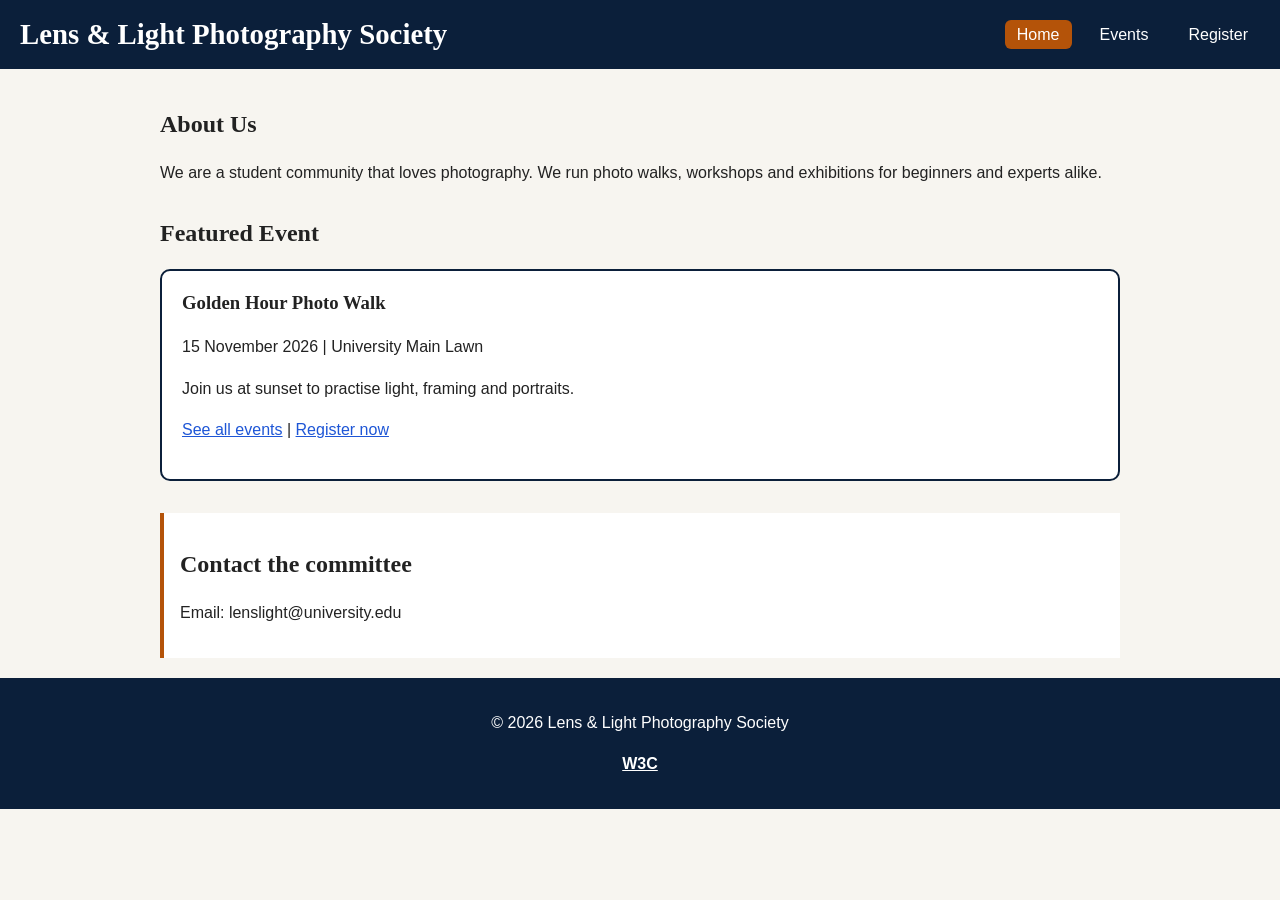
<file: index.html>
<!doctype html>
<html lang="en">
  <head>
    <meta charset="UTF-8" />
    <meta name="viewport" content="width=device-width, initial-scale=1.0" />
    <title>Lens & Light Photography Society | Home</title>
    <link rel="stylesheet" href="css/style.css" />
  </head>
  <body>
    <!-- Site header and navigation -->
    <header>
      <h1>Lens & Light Photography Society</h1>
      <nav>
        <ul>
          <li><a href="index.html" class="active">Home</a></li>
          <li><a href="events.html">Events</a></li>
          <li><a href="register.html">Register</a></li>
        </ul>
      </nav>
    </header>

    <!-- Main content -->
    <main>
      <!-- About the club -->
      <section>
        <h2>About Us</h2>
        <p>
          We are a student community that loves photography. We run photo walks,
          workshops and exhibitions for beginners and experts alike.
        </p>
      </section>

      <!-- Featured event -->
      <section>
        <h2>Featured Event</h2>
        <article class="event-card">
          <h3>Golden Hour Photo Walk</h3>
          <p>
            <time datetime="2026-11-15">15 November 2026</time> | University
            Main Lawn
          </p>
          <p>Join us at sunset to practise light, framing and portraits.</p>
          <p>
            <a href="events.html">See all events</a> |
            <a href="register.html">Register now</a>
          </p>
        </article>
      </section>

      <!-- Contact box -->
      <aside>
        <h2>Contact the committee</h2>
        <p>Email: lenslight@university.edu</p>
      </aside>
    </main>

    <!-- Footer -->
    <footer>
      <p>&copy; 2026 Lens & Light Photography Society</p>
      <p>
        <a href="https://www.w3.org" target="_blank" rel="noopener noreferrer"
          >W3C</a
        >
      </p>
    </footer>
  </body>
</html>
</file>
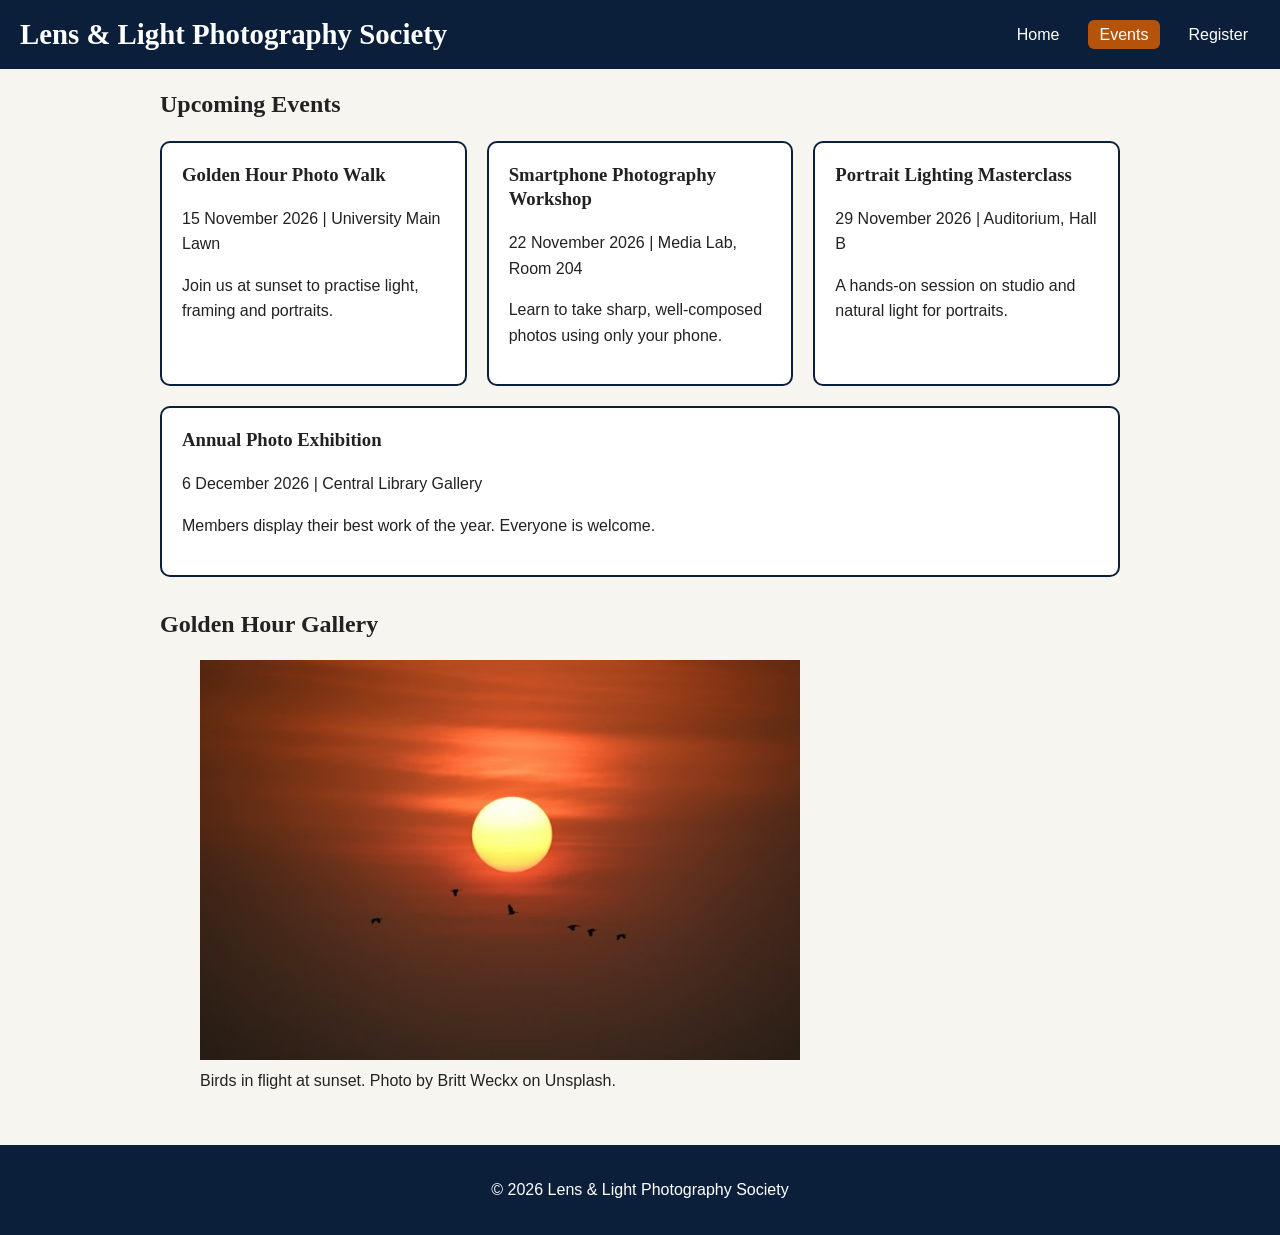
<file: events.html>
<!doctype html>
<html lang="en">
  <head>
    <meta charset="UTF-8" />
    <meta name="viewport" content="width=device-width, initial-scale=1.0" />
    <title>Lens & Light Photography Society | Events</title>
    <link rel="stylesheet" href="css/style.css" />
  </head>
  <body>
    <!-- Site header and navigation -->
    <header>
      <h1>Lens & Light Photography Society</h1>
      <nav>
        <ul>
          <li><a href="index.html">Home</a></li>
          <li><a href="events.html" class="active">Events</a></li>
          <li><a href="register.html">Register</a></li>
        </ul>
      </nav>
    </header>

    <!-- Main content -->
    <main>
      <!-- Event list -->
      <section class="events">
        <h2>Upcoming Events</h2>

        <article class="event-card">
          <h3>Golden Hour Photo Walk</h3>
          <p>
            <time datetime="2026-11-15">15 November 2026</time> | University
            Main Lawn
          </p>
          <p>Join us at sunset to practise light, framing and portraits.</p>
        </article>

        <article class="event-card">
          <h3>Smartphone Photography Workshop</h3>
          <p>
            <time datetime="2026-11-22">22 November 2026</time> | Media Lab,
            Room 204
          </p>
          <p>
            Learn to take sharp, well-composed photos using only your phone.
          </p>
        </article>

        <article class="event-card">
          <h3>Portrait Lighting Masterclass</h3>
          <p>
            <time datetime="2026-11-29">29 November 2026</time> | Auditorium,
            Hall B
          </p>
          <p>A hands-on session on studio and natural light for portraits.</p>
        </article>

        <article class="event-card">
          <h3>Annual Photo Exhibition</h3>
          <p>
            <time datetime="2026-12-06">6 December 2026</time> | Central Library
            Gallery
          </p>
          <p>
            Members display their best work of the year. Everyone is welcome.
          </p>
        </article>
      </section>

      <!-- Photo gallery -->
      <section>
        <h2>Golden Hour Gallery</h2>
        <figure>
          <img
            src="images/photo-walk.jpg"
            alt="Flock of birds flying across an orange sunset sky"
            width="600"
          />
          <figcaption>
            Birds in flight at sunset. Photo by Britt Weckx on Unsplash.
          </figcaption>
        </figure>
      </section>
    </main>

    <!-- Footer -->
    <footer>
      <p>&copy; 2026 Lens & Light Photography Society</p>
    </footer>
  </body>
</html>
</file>
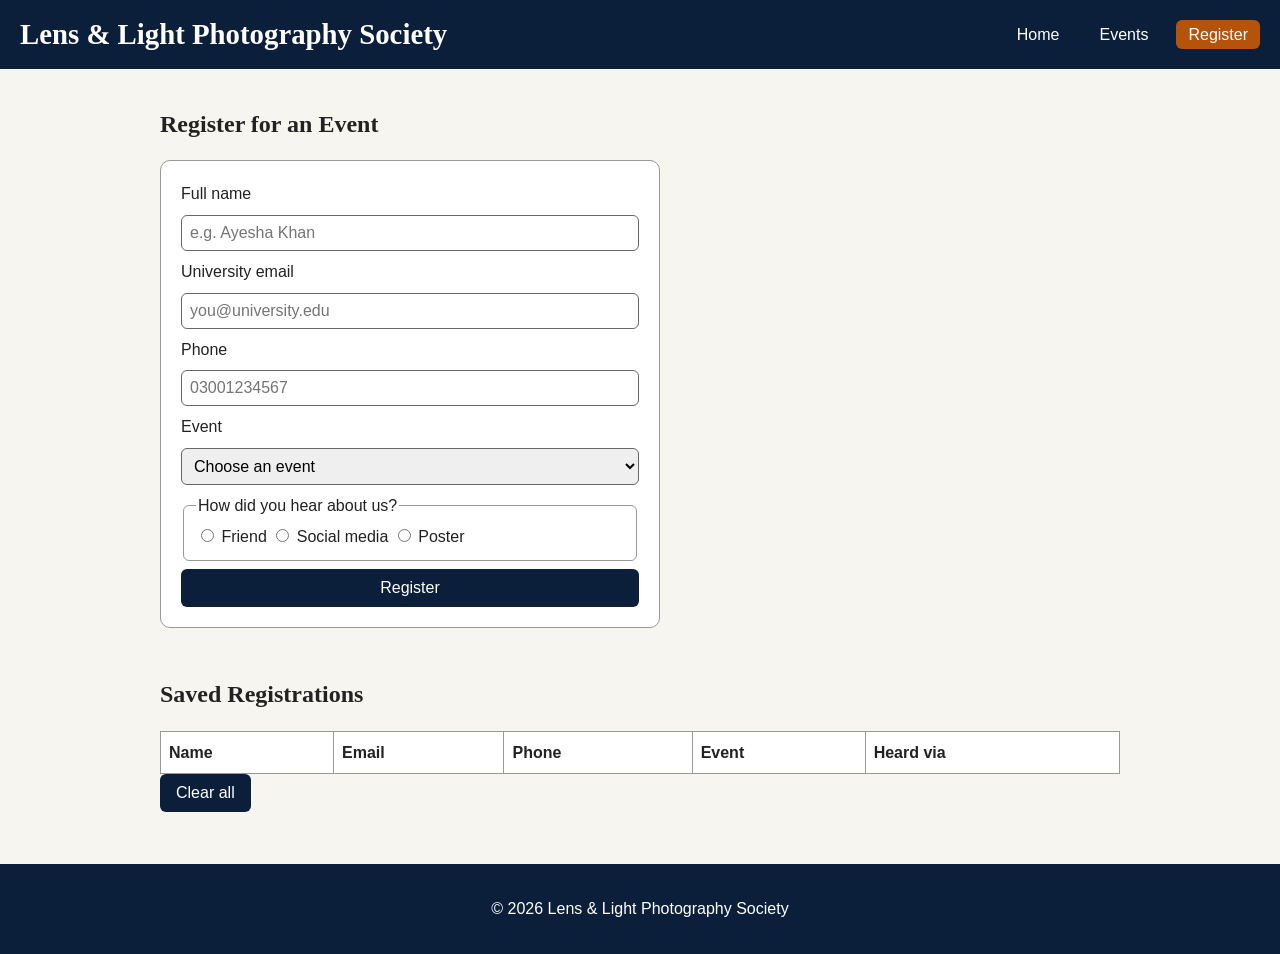
<file: register.html>
<!doctype html>
<html lang="en">
  <head>
    <meta charset="UTF-8" />
    <meta name="viewport" content="width=device-width, initial-scale=1.0" />
    <title>Lens & Light Photography Society | Register</title>
    <link rel="stylesheet" href="css/style.css" />
  </head>
  <body>
    <!-- Site header and navigation -->
    <header>
      <h1>Lens & Light Photography Society</h1>
      <nav>
        <ul>
          <li><a href="index.html">Home</a></li>
          <li><a href="events.html">Events</a></li>
          <li><a href="register.html" class="active">Register</a></li>
        </ul>
      </nav>
    </header>

    <!-- Main content -->
    <main>
      <!-- Registration form -->
      <section>
        <h2>Register for an Event</h2>
        <form id="register-form">
          <label for="fullname">Full name</label>
          <input
            type="text"
            id="fullname"
            name="fullname"
            placeholder="e.g. Ayesha Khan"
            required
            minlength="3"
          />

          <label for="email">University email</label>
          <input
            type="email"
            id="email"
            name="email"
            placeholder="you@university.edu"
            required
          />

          <label for="phone">Phone</label>
          <input
            type="tel"
            id="phone"
            name="phone"
            placeholder="03001234567"
            pattern="[0-9]{11}"
            required
          />

          <label for="event">Event</label>
          <select id="event" name="event" required>
            <option value="">Choose an event</option>
            <option value="Golden Hour Photo Walk">
              Golden Hour Photo Walk
            </option>
            <option value="Smartphone Photography Workshop">
              Smartphone Photography Workshop
            </option>
            <option value="Portrait Lighting Masterclass">
              Portrait Lighting Masterclass
            </option>
            <option value="Annual Photo Exhibition">
              Annual Photo Exhibition
            </option>
          </select>

          <fieldset>
            <legend>How did you hear about us?</legend>
            <input
              type="radio"
              id="src-friend"
              name="source"
              value="Friend"
              required
            />
            <label for="src-friend">Friend</label>
            <input
              type="radio"
              id="src-social"
              name="source"
              value="Social media"
            />
            <label for="src-social">Social media</label>
            <input type="radio" id="src-poster" name="source" value="Poster" />
            <label for="src-poster">Poster</label>
          </fieldset>

          <button type="submit">Register</button>
        </form>
        <p id="message"></p>
      </section>

      <!-- Saved registrations -->
      <section class="saved">
        <h2>Saved Registrations</h2>
        <table>
          <thead>
            <tr>
              <th>Name</th>
              <th>Email</th>
              <th>Phone</th>
              <th>Event</th>
              <th>Heard via</th>
            </tr>
          </thead>
          <tbody id="saved-body"></tbody>
        </table>
        <button type="button" id="clear-btn">Clear all</button>
      </section>
    </main>

    <!-- Footer -->
    <footer>
      <p>&copy; 2026 Lens & Light Photography Society</p>
    </footer>

    <!-- Form handling script -->
    <script src="js/script.js"></script>
  </body>
</html>
</file>
<file: css/style.css>
/* ===== Colour palette ===== */
:root {
  --navy: #0b1f3a;
  --accent: #b45309;
  --bg: #f7f5f0;
  --text: #222222;
}

/* ===== Base styles ===== */
* {
  box-sizing: border-box;
}

body {
  margin: 0;
  font-family: "Segoe UI", Arial, sans-serif;
  font-size: 1rem;
  line-height: 1.6;
  color: var(--text);
  background: var(--bg);
}

h1,
h2,
h3 {
  font-family: Georgia, "Times New Roman", serif;
  line-height: 1.3;
}

img {
  max-width: 100%;
  height: auto;
}

/* ===== Links and keyboard focus ===== */
a {
  color: #1e56d6;
}

a:hover {
  color: var(--accent);
}

a[href^="https"] {
  font-weight: bold;
}

a:focus,
input:focus,
select:focus,
button:focus {
  outline: 3px solid var(--accent);
}

/* ===== Header and navigation ===== */
header {
  display: flex;
  flex-direction: column;
  align-items: center;
  gap: 12px;
  padding: 16px 20px;
  background: var(--navy);
  color: white;
}

header h1 {
  margin: 0;
  font-size: 1.5rem;
}

nav > ul {
  display: flex;
  flex-wrap: wrap;
  justify-content: center;
  gap: 16px;
  margin: 0;
  padding: 0;
  list-style: none;
}

nav a {
  color: white;
  text-decoration: none;
  padding: 6px 12px;
  border-radius: 6px;
}

nav a:hover {
  color: white;
  background: rgba(255, 255, 255, 0.2);
}

nav a.active {
  background: var(--accent);
}

/* ===== Main content, sections and aside ===== */
main {
  max-width: 1000px;
  margin: 0 auto;
  padding: 20px;
}

section {
  margin-bottom: 32px;
}

aside {
  padding: 16px;
  border-left: 4px solid var(--accent);
  background: white;
}

/* ===== Footer ===== */
footer {
  padding: 16px;
  text-align: center;
  background: var(--navy);
  color: white;
}

footer a {
  color: white;
}

footer a:hover {
  color: white;
  text-decoration: underline;
}

/* ===== Event cards ===== */
.events {
  display: flex;
  flex-wrap: wrap;
  gap: 20px;
}

.events h2 {
  flex: 0 0 100%;
  margin: 0;
}

.event-card {
  flex: 1 1 250px;
  padding: 20px;
  border: 2px solid var(--navy);
  border-radius: 10px;
  background: white;
}

.event-card h3 {
  margin-top: 0;
}

/* ===== Registration form ===== */
form {
  display: flex;
  flex-direction: column;
  gap: 8px;
  max-width: 500px;
  padding: 20px;
  border: 1px solid #999;
  border-radius: 10px;
  background: white;
}

input[type="text"],
input[type="email"],
input[type="tel"],
select {
  width: 100%;
  padding: 8px;
  border: 1px solid #666;
  border-radius: 6px;
  font-size: 1rem;
}

fieldset {
  border: 1px solid #999;
  border-radius: 6px;
}

button {
  padding: 10px 16px;
  border: none;
  border-radius: 6px;
  background: var(--navy);
  color: white;
  font-size: 1rem;
}

button:hover {
  background: var(--accent);
}

#message {
  font-weight: bold;
  color: #166534;
}

/* ===== Saved registrations table ===== */
.saved {
  overflow: auto;
}

table {
  width: 100%;
  border-collapse: collapse;
  background: white;
}

th,
td {
  padding: 8px;
  border: 1px solid #999;
  text-align: left;
}

tr:nth-child(even) {
  background: #f2f2f2;
}

/* ===== Tablets and larger screens ===== */
@media (min-width: 768px) {
  header {
    flex-direction: row;
    justify-content: space-between;
  }

  header h1 {
    font-size: 1.8rem;
  }
}
</file>
